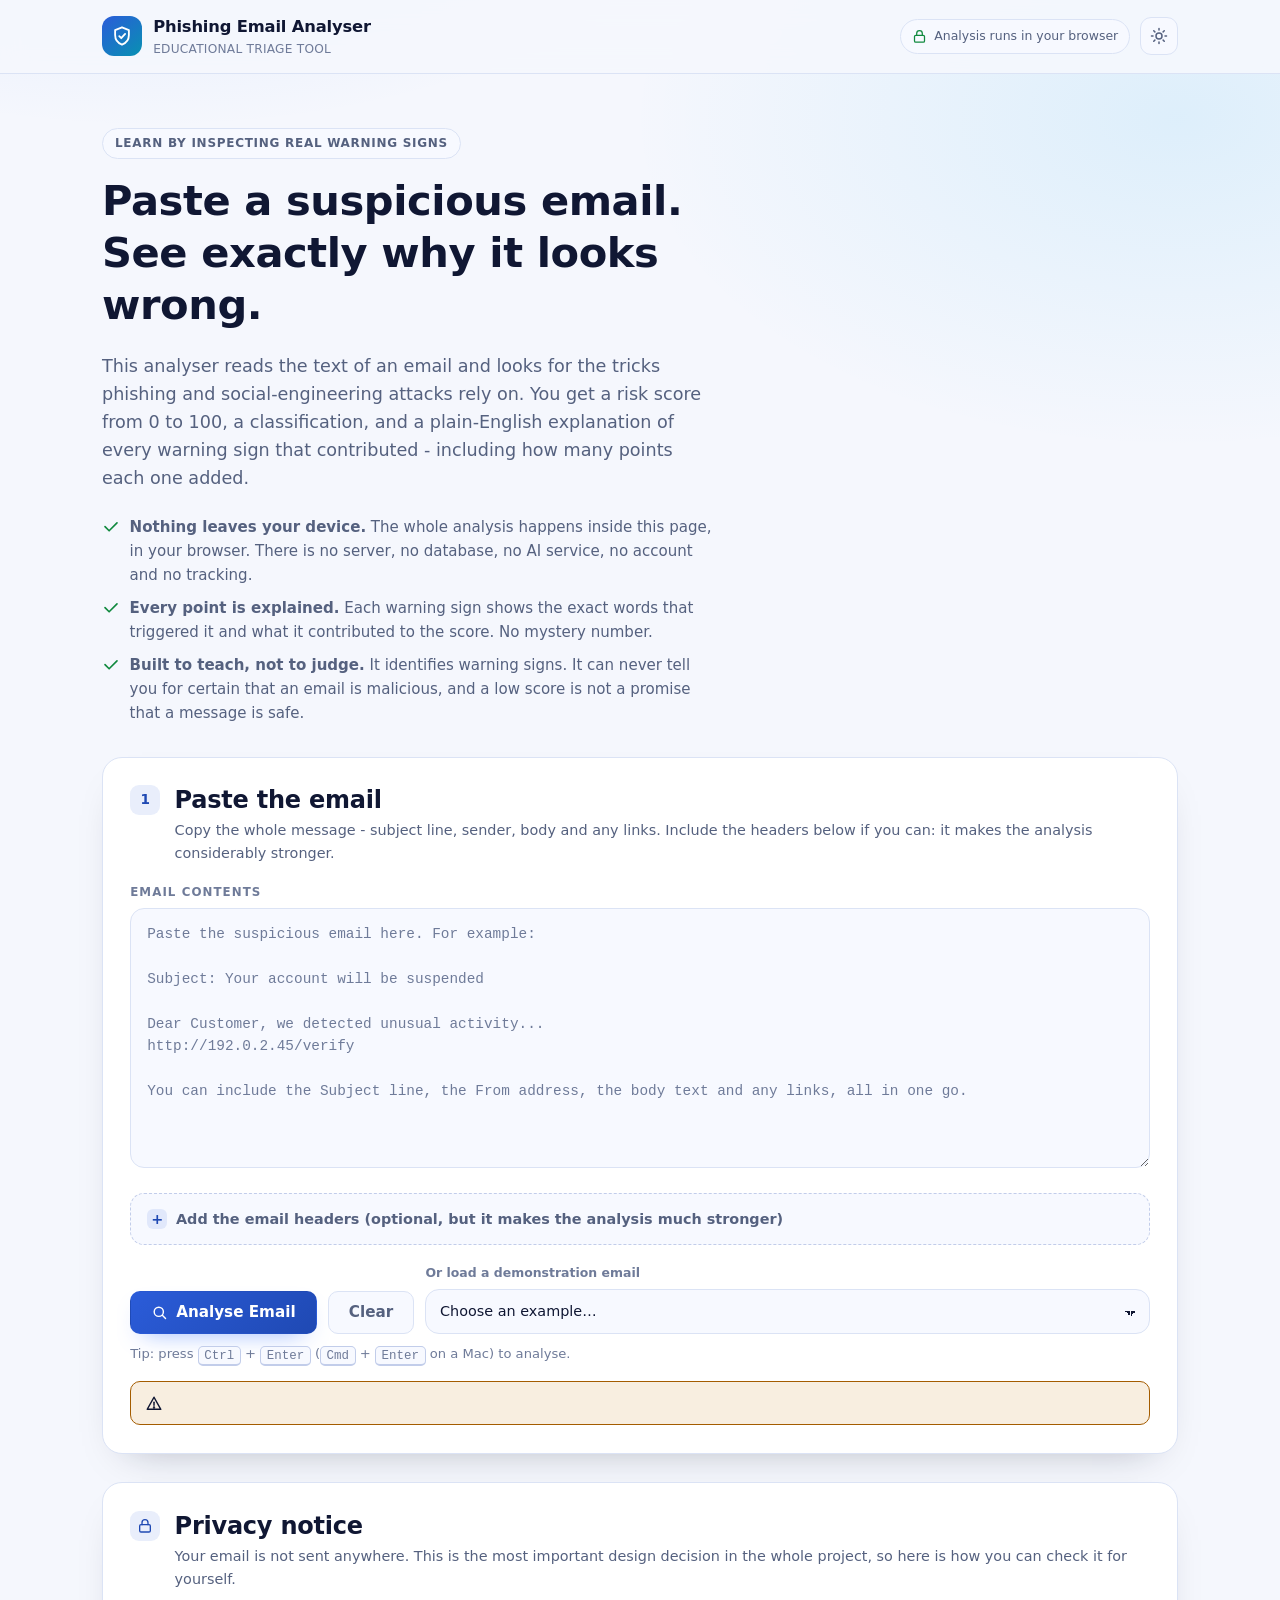
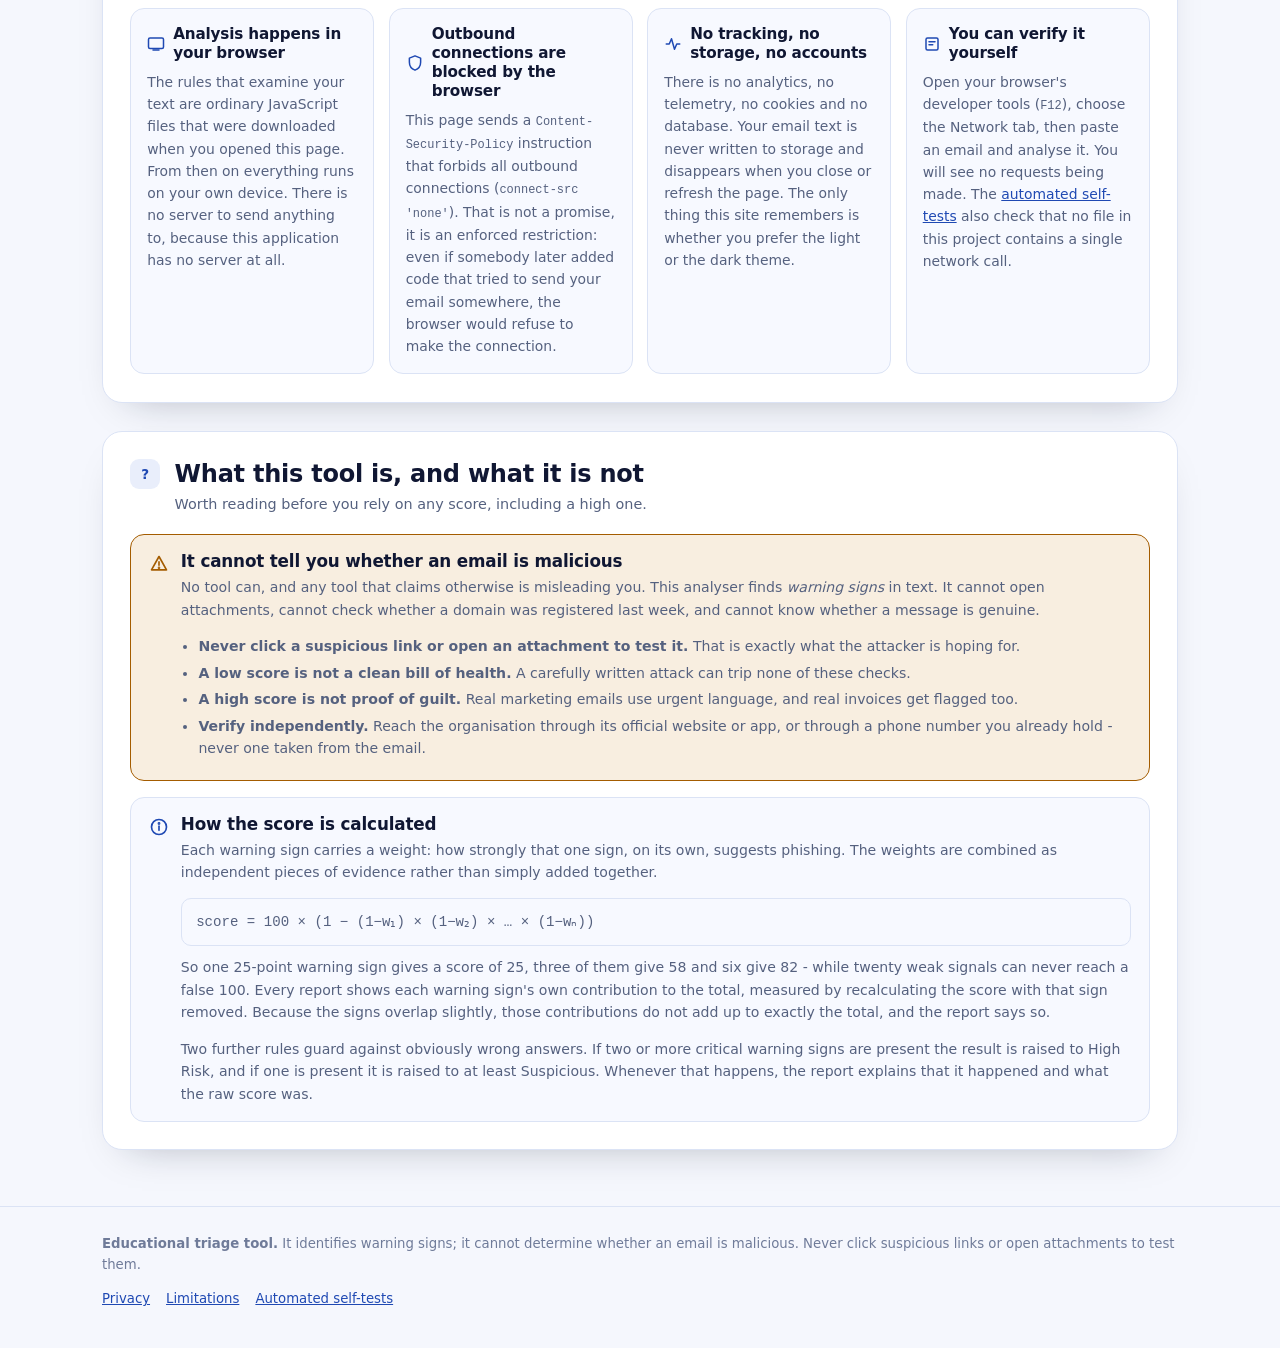
<file: index.html>
<!DOCTYPE html>
<html lang="en" data-theme="dark">
<head>
<meta charset="utf-8">
<meta name="viewport" content="width=device-width, initial-scale=1">

<title>Phishing Email Analyser - educational triage tool</title>
<meta name="description" content="Paste a suspicious email and see every phishing warning sign explained, with a transparent 0-100 risk score. Everything is analysed inside your own browser; nothing is uploaded anywhere.">
<meta name="referrer" content="no-referrer">
<meta name="color-scheme" content="dark light">

<!--
  PRIVACY, ENFORCED BY THE BROWSER ITSELF
  ---------------------------------------
  This policy is not decoration: the browser enforces it. "connect-src 'none'"
  makes it impossible for any script on this page to open a network connection -
  no fetch, no XMLHttpRequest, no WebSocket, no analytics beacon. "form-action
  'none'" stops anything being posted anywhere. "base-uri 'none'" stops a
  pasted <base> tag from redirecting the page's own requests.

  Note what is deliberately NOT set here: script-src and default-src. Setting
  those to 'self' would break the page when it is opened directly from a file
  on a computer (file:// addresses count as an opaque origin), and being able
  to double-click index.html is useful. The scripts themselves are plain local
  files, and the automated tests check that no shipped file contains a network
  call of any kind.
-->
<meta http-equiv="Content-Security-Policy" content="connect-src 'none'; form-action 'none'; base-uri 'none'; object-src 'none'">

<link rel="icon" href="favicon.svg" type="image/svg+xml">
<link rel="stylesheet" href="css/style.css">
</head>
<body>

<a class="skip-link" href="#email-body">Skip to the email box</a>

<header class="site-header">
  <div class="wrap header-inner">
    <div class="brand">
      <span class="brand-mark" aria-hidden="true">
        <svg viewBox="0 0 24 24" fill="none" stroke="currentColor" stroke-width="2" stroke-linecap="round" stroke-linejoin="round">
          <path d="M12 2.5 4.5 5.5v5.5c0 4.8 3.2 8.9 7.5 10.5 4.3-1.6 7.5-5.7 7.5-10.5V5.5z"/>
          <path d="M9 12.2l2.2 2.2 4.2-4.6"/>
        </svg>
      </span>
      <span class="brand-text">
        <strong>Phishing Email Analyser</strong>
        <small>Educational triage tool</small>
      </span>
    </div>

    <div class="header-actions">
      <span class="privacy-chip">
        <svg viewBox="0 0 24 24" fill="none" stroke="currentColor" stroke-width="2" stroke-linecap="round" stroke-linejoin="round" aria-hidden="true">
          <rect x="4" y="10" width="16" height="11" rx="2"/>
          <path d="M7.5 10V7a4.5 4.5 0 0 1 9 0v3"/>
        </svg>
        <span class="privacy-chip-text">Analysis runs in your browser</span>
        <span class="visually-hidden">Nothing you paste is uploaded anywhere.</span>
      </span>
      <button type="button" id="theme-toggle" class="icon-button" aria-pressed="false" aria-label="Switch to light theme">
        <svg id="theme-icon" viewBox="0 0 24 24" fill="none" stroke="currentColor" stroke-width="2" stroke-linecap="round" stroke-linejoin="round" aria-hidden="true">
          <path d="M20 14.5A8.5 8.5 0 0 1 9.5 4a8.5 8.5 0 1 0 10.5 10.5z"/>
        </svg>
      </button>
    </div>
  </div>
</header>

<main class="wrap" id="main">

  <section class="hero">
    <span class="eyebrow">Learn by inspecting real warning signs</span>
    <h1>Paste a suspicious email. See exactly why it looks wrong.</h1>
    <p class="hero-lede">
      This analyser reads the text of an email and looks for the tricks phishing and
      social-engineering attacks rely on. You get a risk score from 0 to 100, a
      classification, and a plain-English explanation of every warning sign that
      contributed - including how many points each one added.
    </p>
    <ul class="hero-points">
      <li>
        <svg viewBox="0 0 24 24" fill="none" stroke="currentColor" stroke-width="2.2" stroke-linecap="round" stroke-linejoin="round" aria-hidden="true"><path d="M20 6.5 9.5 17 4 11.5"/></svg>
        <span><strong>Nothing leaves your device.</strong> The whole analysis happens inside this page, in your browser. There is no server, no database, no AI service, no account and no tracking.</span>
      </li>
      <li>
        <svg viewBox="0 0 24 24" fill="none" stroke="currentColor" stroke-width="2.2" stroke-linecap="round" stroke-linejoin="round" aria-hidden="true"><path d="M20 6.5 9.5 17 4 11.5"/></svg>
        <span><strong>Every point is explained.</strong> Each warning sign shows the exact words that triggered it and what it contributed to the score. No mystery number.</span>
      </li>
      <li>
        <svg viewBox="0 0 24 24" fill="none" stroke="currentColor" stroke-width="2.2" stroke-linecap="round" stroke-linejoin="round" aria-hidden="true"><path d="M20 6.5 9.5 17 4 11.5"/></svg>
        <span><strong>Built to teach, not to judge.</strong> It identifies warning signs. It can never tell you for certain that an email is malicious, and a low score is not a promise that a message is safe.</span>
      </li>
    </ul>
  </section>

  <section class="panel panel-input" id="input" aria-labelledby="input-heading">
    <div class="panel-head">
      <span class="step-badge" aria-hidden="true">1</span>
      <div>
        <h2 id="input-heading">Paste the email</h2>
        <p>Copy the whole message - subject line, sender, body and any links. Include the headers below if you can: it makes the analysis considerably stronger.</p>
      </div>
    </div>

    <div class="field">
      <label class="section-label" for="email-body">Email contents</label>
      <textarea id="email-body" spellcheck="false" autocomplete="off" placeholder="Paste the suspicious email here. For example:

Subject: Your account will be suspended

Dear Customer, we detected unusual activity...
http://192.0.2.45/verify

You can include the Subject line, the From address, the body text and any links, all in one go."></textarea>
    </div>

    <details class="headers-block" id="headers-block">
      <summary>Add the email headers (optional, but it makes the analysis much stronger)</summary>
      <div class="headers-body">
        <label class="section-label" for="email-headers">Full message headers</label>
        <textarea id="email-headers" spellcheck="false" autocomplete="off" placeholder="From: &quot;Example Bank&quot; &lt;alerts@example-bank.test&gt;
Reply-To: someone@else.example
Return-Path: &lt;bounce@mailer.example&gt;
Authentication-Results: mx.example.com; spf=fail; dkim=fail; dmarc=fail"></textarea>
        <div class="headers-help">
          <strong>Where to find them.</strong> Headers are the technical part of an email, and they are where the SPF, DKIM and DMARC results live.
          <ul>
            <li><strong>Gmail:</strong> open the message, click the three-dot menu, choose <em>Show original</em>, then copy everything.</li>
            <li><strong>Outlook / Microsoft 365:</strong> open the message, use <em>More actions</em> or <em>File</em>, then <em>View message source</em> or <em>Message details</em>.</li>
            <li><strong>Apple Mail:</strong> select the message, then <em>View &gt; Message &gt; Raw Source</em>.</li>
            <li><strong>Thunderbird:</strong> select the message, then <em>More &gt; View Source</em>.</li>
          </ul>
          <p style="margin:0.6rem 0 0">If the headers are pasted somewhere else, the tool will simply say the authentication checks were not available - it never guesses a result.</p>
        </div>
      </div>
    </details>

    <div class="controls">
      <button type="button" id="analyse-button" class="button primary">
        <svg viewBox="0 0 24 24" fill="none" stroke="currentColor" stroke-width="2" stroke-linecap="round" stroke-linejoin="round" aria-hidden="true"><circle cx="11" cy="11" r="6.5"/><path d="M16 16l4.5 4.5"/></svg>
        Analyse Email
      </button>
      <button type="button" id="clear-button" class="button ghost">Clear</button>
      <div class="sample-picker">
        <label for="sample-select">Or load a demonstration email</label>
        <select id="sample-select">
          <option value="">Choose an example…</option>
        </select>
      </div>
    </div>

    <p class="hint">Tip: press <kbd>Ctrl</kbd> + <kbd>Enter</kbd> (<kbd>Cmd</kbd> + <kbd>Enter</kbd> on a Mac) to analyse.</p>
    <p class="input-error" id="input-error" role="alert" hidden>
      <svg viewBox="0 0 24 24" width="18" height="18" fill="none" stroke="currentColor" stroke-width="2" stroke-linecap="round" stroke-linejoin="round" aria-hidden="true" style="flex:0 0 18px;margin-top:0.15rem"><path d="M12 3l9 16H3z"/><path d="M12 9.5v4"/><circle cx="12" cy="16.6" r="0.6"/></svg>
      <span id="input-error-text"></span>
    </p>
  </section>

  <section class="results" id="results" aria-live="polite" aria-label="Analysis results"></section>

  <section class="panel" id="privacy" aria-labelledby="privacy-heading">
    <div class="panel-head">
      <span class="step-badge" aria-hidden="true">
        <svg viewBox="0 0 24 24" width="16" height="16" fill="none" stroke="currentColor" stroke-width="2" stroke-linecap="round" stroke-linejoin="round" aria-hidden="true"><rect x="4" y="10" width="16" height="11" rx="2"/><path d="M7.5 10V7a4.5 4.5 0 0 1 9 0v3"/></svg>
      </span>
      <div>
        <h2 id="privacy-heading">Privacy notice</h2>
        <p>Your email is not sent anywhere. This is the most important design decision in the whole project, so here is how you can check it for yourself.</p>
      </div>
    </div>

    <div class="trust-grid">
      <div class="trust-item">
        <h3>
          <svg viewBox="0 0 24 24" fill="none" stroke="currentColor" stroke-width="2" stroke-linecap="round" stroke-linejoin="round" aria-hidden="true"><rect x="2" y="4" width="20" height="14" rx="2"/><path d="M8 20h8"/></svg>
          Analysis happens in your browser
        </h3>
        <p>The rules that examine your text are ordinary JavaScript files that were downloaded when you opened this page. From then on everything runs on your own device. There is no server to send anything to, because this application has no server at all.</p>
      </div>
      <div class="trust-item">
        <h3>
          <svg viewBox="0 0 24 24" fill="none" stroke="currentColor" stroke-width="2" stroke-linecap="round" stroke-linejoin="round" aria-hidden="true"><path d="M12 2.5 4.5 5.5v5.5c0 4.8 3.2 8.9 7.5 10.5 4.3-1.6 7.5-5.7 7.5-10.5V5.5z"/></svg>
          Outbound connections are blocked by the browser
        </h3>
        <p>This page sends a <code>Content-Security-Policy</code> instruction that forbids all outbound connections (<code>connect-src 'none'</code>). That is not a promise, it is an enforced restriction: even if somebody later added code that tried to send your email somewhere, the browser would refuse to make the connection.</p>
      </div>
      <div class="trust-item">
        <h3>
          <svg viewBox="0 0 24 24" fill="none" stroke="currentColor" stroke-width="2" stroke-linecap="round" stroke-linejoin="round" aria-hidden="true"><path d="M3 12h4l3-7 4 14 3-7h4"/></svg>
          No tracking, no storage, no accounts
        </h3>
        <p>There is no analytics, no telemetry, no cookies and no database. Your email text is never written to storage and disappears when you close or refresh the page. The only thing this site remembers is whether you prefer the light or the dark theme.</p>
      </div>
      <div class="trust-item">
        <h3>
          <svg viewBox="0 0 24 24" fill="none" stroke="currentColor" stroke-width="2" stroke-linecap="round" stroke-linejoin="round" aria-hidden="true"><rect x="4" y="4" width="16" height="16" rx="2"/><path d="M8 9h8M8 13h5"/></svg>
          You can verify it yourself
        </h3>
        <p>Open your browser's developer tools (<kbd>F12</kbd>), choose the Network tab, then paste an email and analyse it. You will see no requests being made. The <a href="tests/self-test.html">automated self-tests</a> also check that no file in this project contains a single network call.</p>
      </div>
    </div>
  </section>

  <section class="panel" id="about" aria-labelledby="about-heading">
    <div class="panel-head">
      <span class="step-badge" aria-hidden="true">?</span>
      <div>
        <h2 id="about-heading">What this tool is, and what it is not</h2>
        <p>Worth reading before you rely on any score, including a high one.</p>
      </div>
    </div>

    <div class="notice is-warning">
      <svg viewBox="0 0 24 24" fill="none" stroke="currentColor" stroke-width="2" stroke-linecap="round" stroke-linejoin="round" aria-hidden="true"><path d="M12 3l9 16H3z"/><path d="M12 9.5v4"/><circle cx="12" cy="16.6" r="0.6"/></svg>
      <div>
        <h3>It cannot tell you whether an email is malicious</h3>
        <p>No tool can, and any tool that claims otherwise is misleading you. This analyser finds <em>warning signs</em> in text. It cannot open attachments, cannot check whether a domain was registered last week, and cannot know whether a message is genuine.</p>
        <ul>
          <li><strong>Never click a suspicious link or open an attachment to test it.</strong> That is exactly what the attacker is hoping for.</li>
          <li><strong>A low score is not a clean bill of health.</strong> A carefully written attack can trip none of these checks.</li>
          <li><strong>A high score is not proof of guilt.</strong> Real marketing emails use urgent language, and real invoices get flagged too.</li>
          <li><strong>Verify independently.</strong> Reach the organisation through its official website or app, or through a phone number you already hold - never one taken from the email.</li>
        </ul>
      </div>
    </div>

    <div class="notice" style="margin-top:1rem">
      <svg viewBox="0 0 24 24" fill="none" stroke="currentColor" stroke-width="2" stroke-linecap="round" stroke-linejoin="round" aria-hidden="true"><circle cx="12" cy="12" r="9"/><path d="M12 11v5"/><circle cx="12" cy="7.8" r="0.7"/></svg>
      <div>
        <h3>How the score is calculated</h3>
        <p>Each warning sign carries a weight: how strongly that one sign, on its own, suggests phishing. The weights are combined as independent pieces of evidence rather than simply added together.</p>
        <p class="formula" style="margin-top:0.6rem">score = 100 × (1 − (1−w₁) × (1−w₂) × … × (1−wₙ))</p>
        <p style="margin-top:0.6rem">So one 25-point warning sign gives a score of 25, three of them give 58 and six give 82 - while twenty weak signals can never reach a false 100. Every report shows each warning sign's own contribution to the total, measured by recalculating the score with that sign removed. Because the signs overlap slightly, those contributions do not add up to exactly the total, and the report says so.</p>
        <p style="margin-top:0.6rem">Two further rules guard against obviously wrong answers. If two or more critical warning signs are present the result is raised to High Risk, and if one is present it is raised to at least Suspicious. Whenever that happens, the report explains that it happened and what the raw score was.</p>
      </div>
    </div>
  </section>




</main>

<footer class="site-footer">
  <div class="wrap footer-inner">
    <p style="margin:0">
      <strong>Educational triage tool.</strong> It identifies warning signs; it cannot determine whether an email is malicious.
      Never click suspicious links or open attachments to test them.
    </p>
    <div class="footer-links">
      <a href="#privacy">Privacy</a>
      <a href="#about">Limitations</a>
      <a href="tests/self-test.html">Automated self-tests</a>
    </div>
  </div>
</footer>

<!-- Plain local scripts, loaded in dependency order. No modules, no bundler,
     no package manager: this is the whole application. -->
<script src="js/patterns.js"></script>
<script src="js/analyzer.js"></script>
<script src="js/samples.js"></script>
<script src="js/app.js"></script>

</body>
</html>
</file>
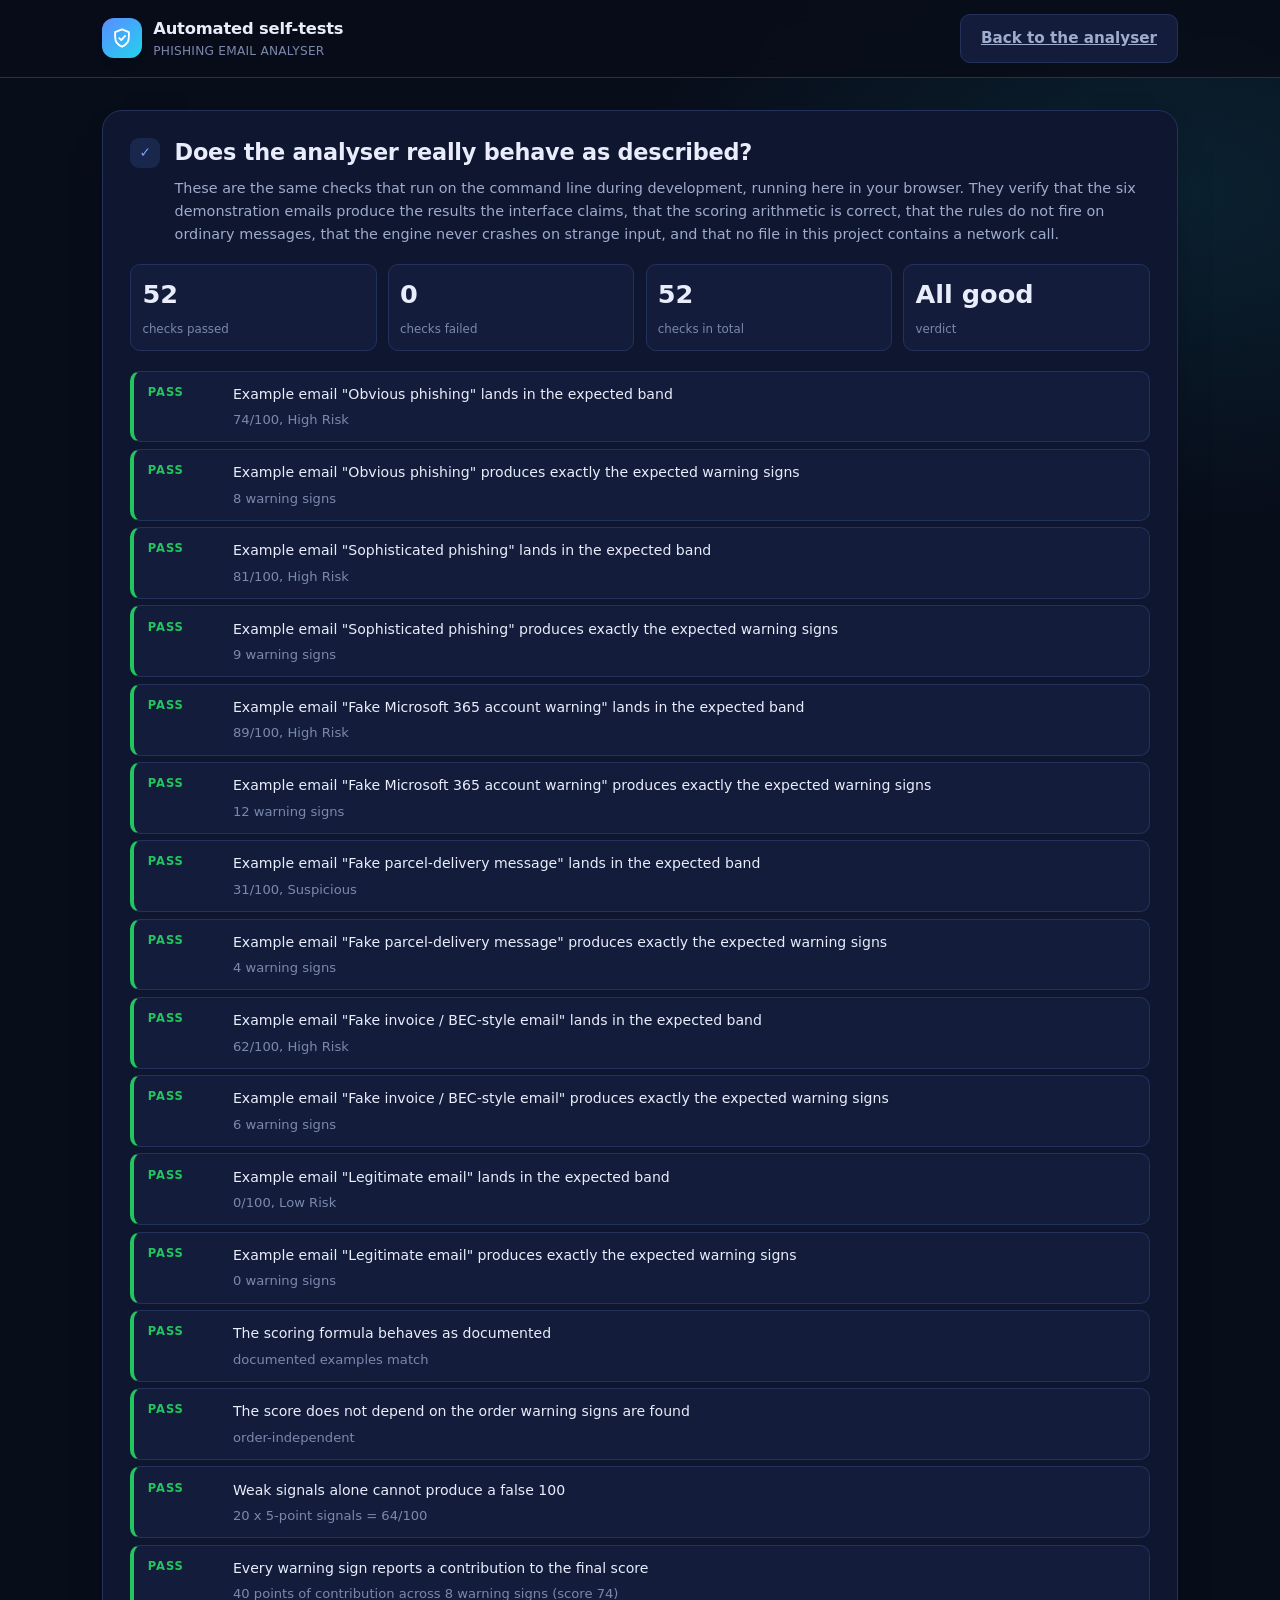
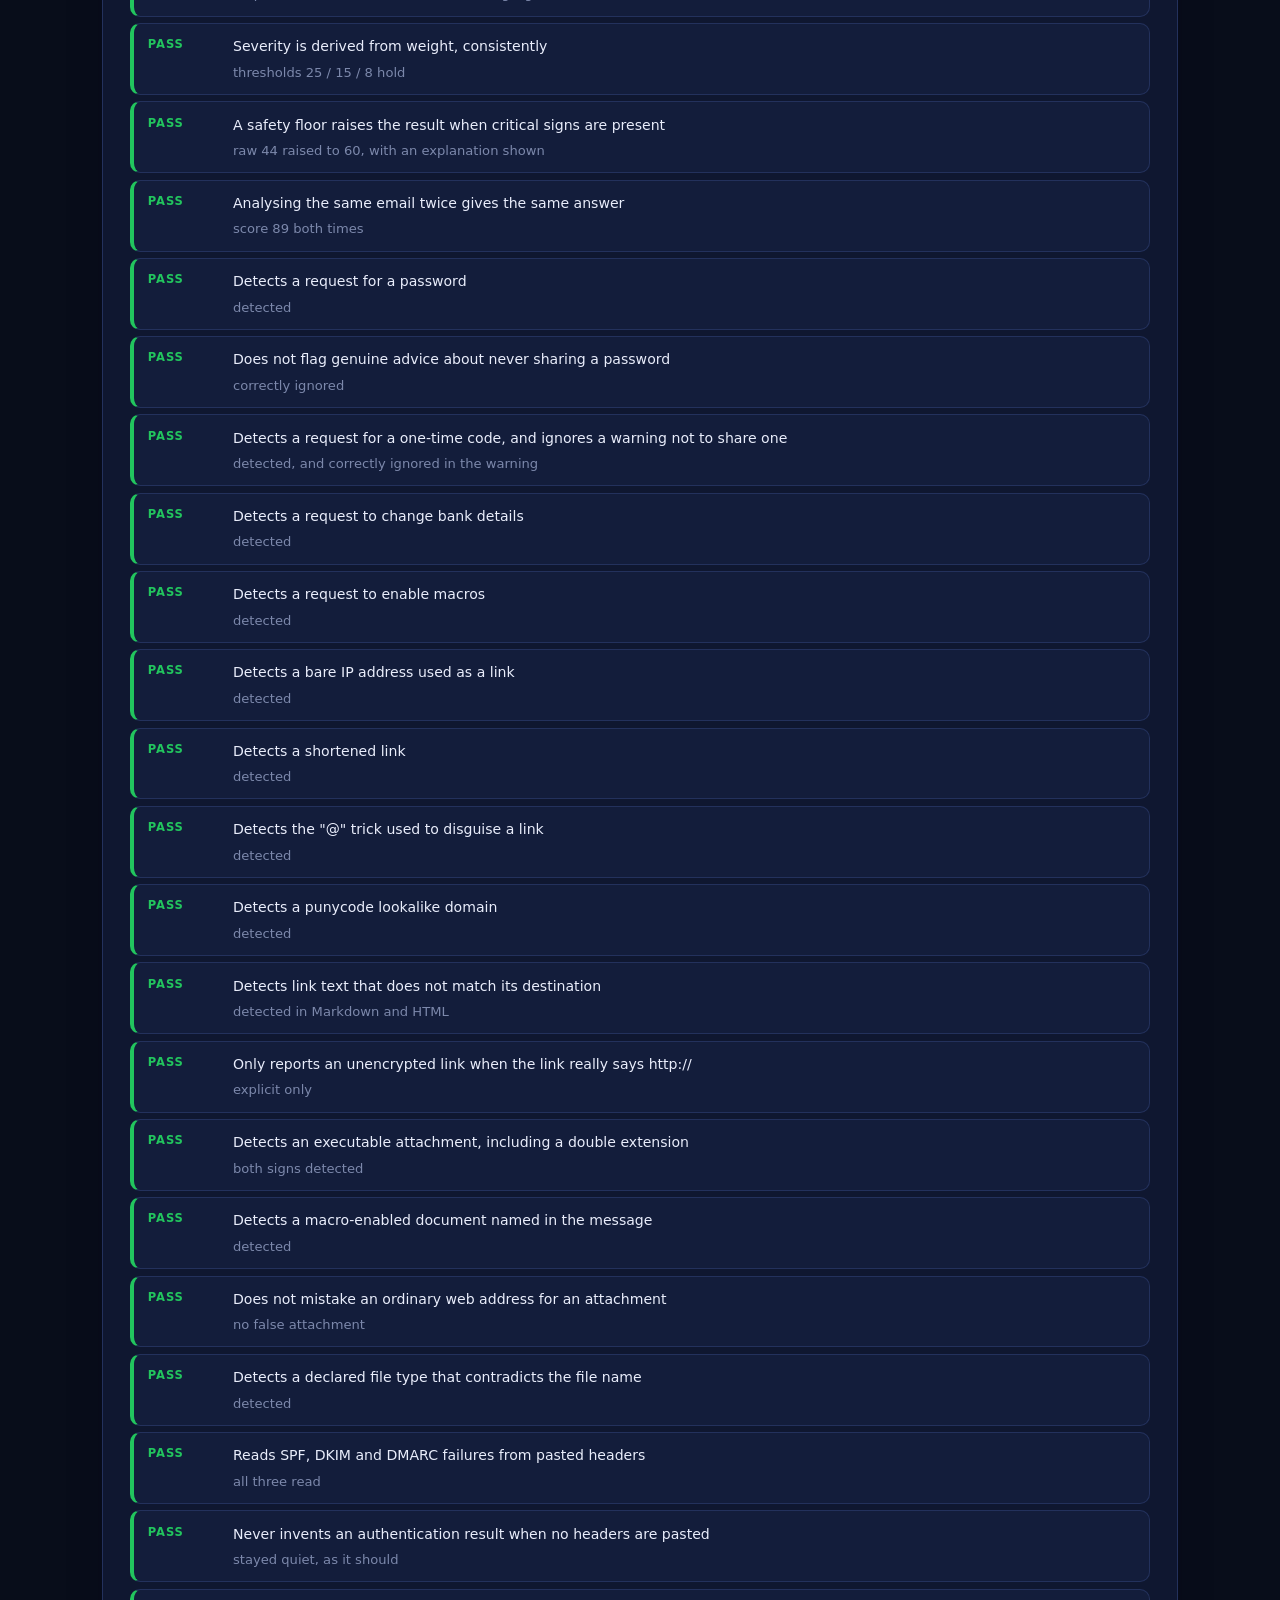
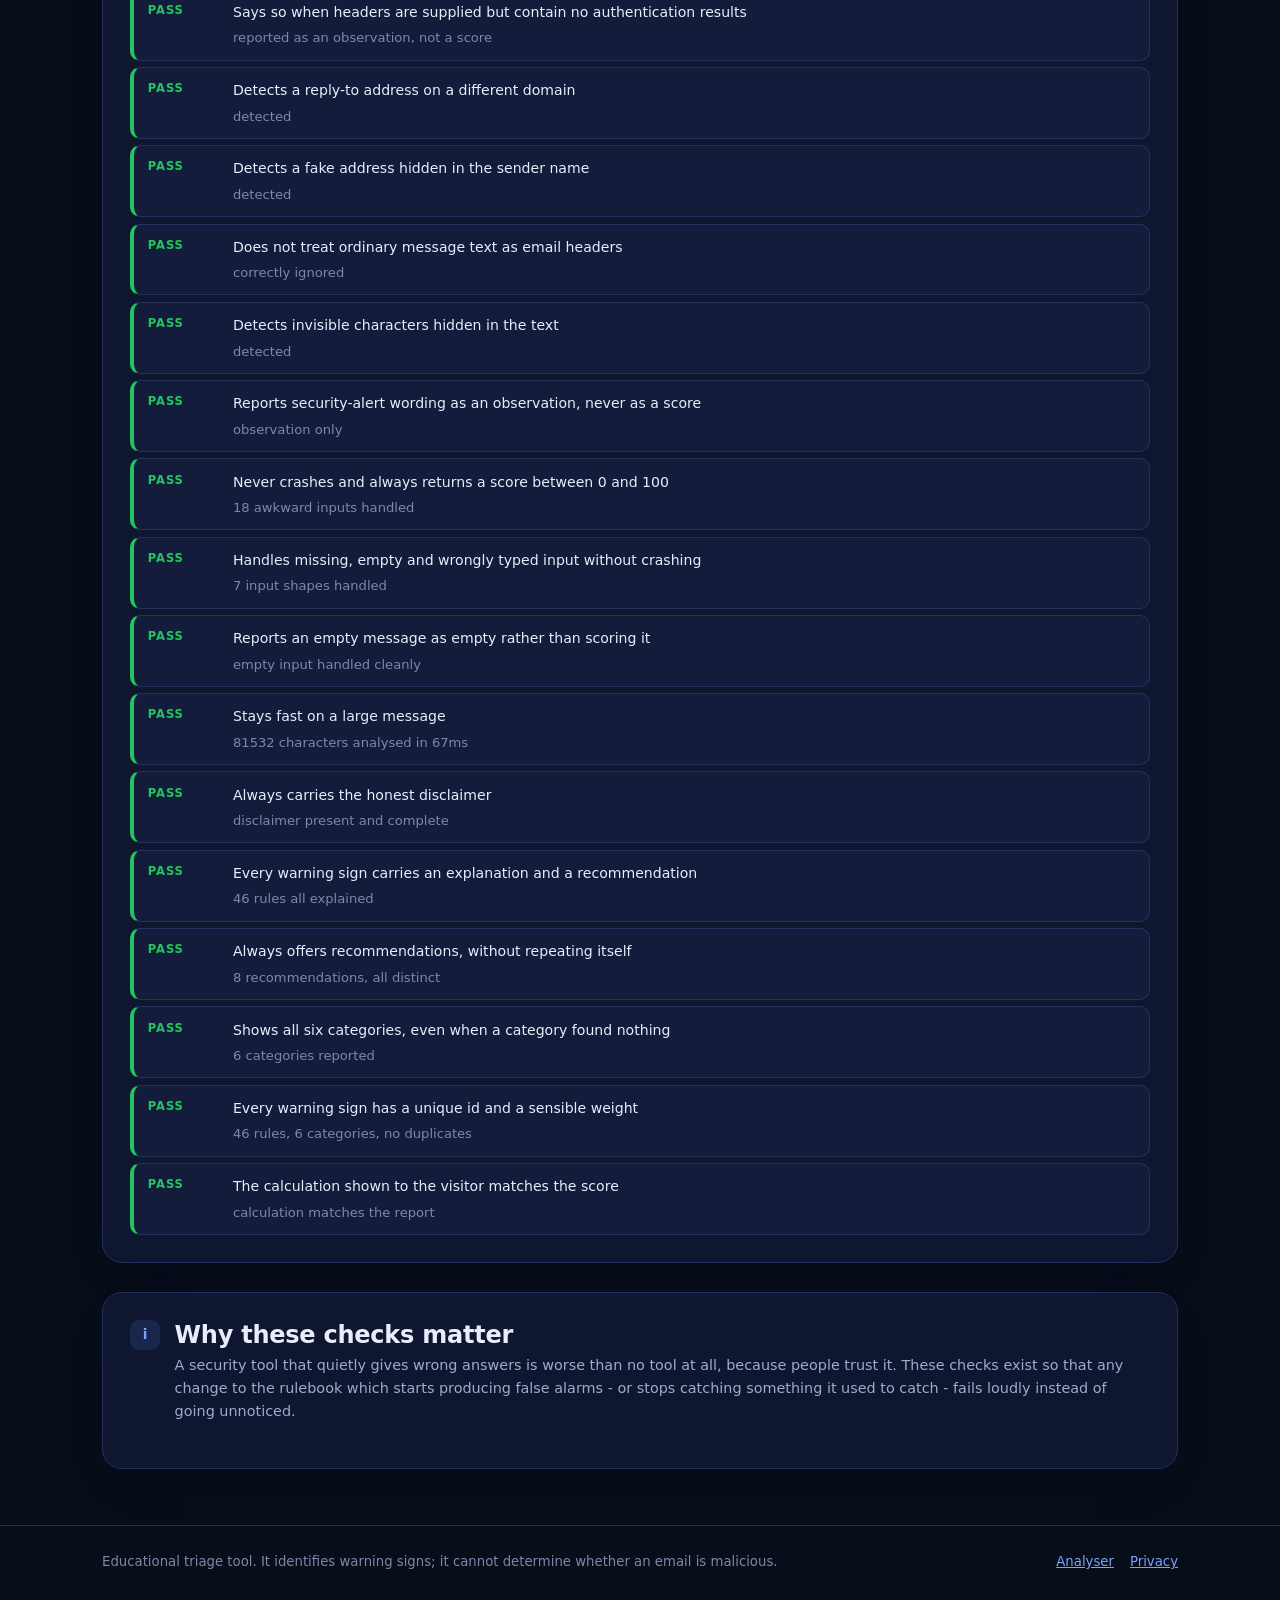
<file: tests/self-test.html>
<!DOCTYPE html>
<html lang="en" data-theme="dark">
<head>
<meta charset="utf-8">
<meta name="viewport" content="width=device-width, initial-scale=1">
<title>Automated self-tests - Phishing Email Analyser</title>
<meta name="referrer" content="no-referrer">
<meta http-equiv="Content-Security-Policy" content="connect-src 'none'; form-action 'none'; base-uri 'none'; object-src 'none'">
<link rel="icon" href="../favicon.svg" type="image/svg+xml">
<link rel="stylesheet" href="../css/style.css">
<style>
  .test-summary {
    display: grid;
    grid-template-columns: repeat(auto-fit, minmax(150px, 1fr));
    gap: 0.7rem;
    margin-bottom: 1.2rem;
  }

  .test-summary .stat b {
    font-size: 1.6rem;
  }

  .test-list {
    display: grid;
    gap: 0.4rem;
    margin: 0;
    padding: 0;
    list-style: none;
  }

  .test-item {
    display: grid;
    grid-template-columns: 74px minmax(0, 1fr);
    gap: 0.7rem;
    align-items: start;
    padding: 0.7rem 0.85rem;
    border: 1px solid var(--line);
    border-left-width: 4px;
    border-radius: var(--radius-sm);
    background: var(--surface-2);
    font-size: 0.88rem;
  }

  .test-item.pass { border-left-color: var(--low); }
  .test-item.fail { border-left-color: var(--critical); }

  .test-verdict {
    font-size: 0.72rem;
    font-weight: 700;
    letter-spacing: 0.08em;
    text-transform: uppercase;
  }

  .test-item.pass .test-verdict { color: var(--low); }
  .test-item.fail .test-verdict { color: var(--critical); }

  .test-detail {
    display: block;
    margin-top: 0.25rem;
    color: var(--text-faint);
    font-size: 0.82rem;
  }

  .test-item.fail .test-detail {
    color: var(--critical);
    font-family: var(--mono);
  }
</style>
</head>
<body>

<a class="skip-link" href="#results">Skip to the results</a>

<header class="site-header">
  <div class="wrap header-inner">
    <div class="brand">
      <span class="brand-mark" aria-hidden="true">
        <svg viewBox="0 0 24 24" fill="none" stroke="currentColor" stroke-width="2" stroke-linecap="round" stroke-linejoin="round">
          <path d="M12 2.5 4.5 5.5v5.5c0 4.8 3.2 8.9 7.5 10.5 4.3-1.6 7.5-5.7 7.5-10.5V5.5z"/>
          <path d="M9 12.2l2.2 2.2 4.2-4.6"/>
        </svg>
      </span>
      <span class="brand-text">
        <strong>Automated self-tests</strong>
        <small>Phishing Email Analyser</small>
      </span>
    </div>
    <div class="header-actions">
      <a class="button ghost" href="../index.html">Back to the analyser</a>
    </div>
  </div>
</header>

<main class="wrap" id="main" style="padding-top:2rem">
  <section class="panel">
    <div class="panel-head">
      <span class="step-badge" aria-hidden="true">&#10003;</span>
      <div>
        <h1 style="font-size:1.4rem">Does the analyser really behave as described?</h1>
        <p>
          These are the same checks that run on the command line during development, running here in your
          browser. They verify that the six demonstration emails produce the results the interface claims,
          that the scoring arithmetic is correct, that the rules do not fire on ordinary messages, that the
          engine never crashes on strange input, and that no file in this project contains a network call.
        </p>
      </div>
    </div>
    <div class="test-summary" id="summary"></div>
    <ul class="test-list" id="results"></ul>
  </section>

  <section class="panel">
    <div class="panel-head">
      <span class="step-badge" aria-hidden="true">i</span>
      <div>
        <h2>Why these checks matter</h2>
        <p>
          A security tool that quietly gives wrong answers is worse than no tool at all, because people
          trust it. These checks exist so that any change to the rulebook which starts producing false
          alarms - or stops catching something it used to catch - fails loudly instead of going unnoticed.
        </p>
      </div>
    </div>
  </section>
</main>

<footer class="site-footer">
  <div class="wrap footer-inner">
    <p style="margin:0">Educational triage tool. It identifies warning signs; it cannot determine whether an email is malicious.</p>
    <div class="footer-links">
      <a href="../index.html">Analyser</a>
      <a href="../index.html#privacy">Privacy</a>
    </div>
  </div>
</footer>

<script src="../js/patterns.js"></script>
<script src="../js/analyzer.js"></script>
<script src="../js/samples.js"></script>
<script src="test-cases.js"></script>
<script src="run-in-browser.js"></script>

</body>
</html>
</file>
<file: css/style.css>
/* =========================================================================
   Phishing Email Analyser - css/style.css
   -------------------------------------------------------------------------
   All of the styling for the application, in one file, with no external
   fonts and no external anything. The colours are defined once as variables
   at the top so the whole look can be changed in one place, and so the light
   and dark themes stay in step with each other.
   ========================================================================= */

/* -------------------------------------------------------------------------
   1. Colour and shape tokens
   ---------------------------------------------------------------------- */

:root {
  color-scheme: dark;

  --bg: #080d1a;
  --bg-glow-1: rgba(59, 130, 246, 0.18);
  --bg-glow-2: rgba(34, 211, 238, 0.10);
  --surface: #0f1730;
  --surface-2: #131d3b;
  --surface-3: #1a2549;
  --line: #23315c;
  --line-strong: #33436f;

  --text: #e9edfb;
  --text-muted: #9fabcd;
  --text-faint: #7c88ab;

  --accent: #5b8cff;
  --accent-strong: #7ba2ff;
  --accent-soft: rgba(91, 140, 255, 0.14);
  --cyan: #22d3ee;

  --low: #22c55e;
  --low-soft: rgba(34, 197, 94, 0.14);
  --medium: #f5a524;
  --medium-soft: rgba(245, 165, 36, 0.14);
  --high: #f4525f;
  --high-soft: rgba(244, 82, 95, 0.14);
  --critical: #ff3d71;
  --critical-soft: rgba(255, 61, 113, 0.16);

  --radius-lg: 20px;
  --radius: 14px;
  --radius-sm: 10px;
  --shadow: 0 18px 40px -24px rgba(2, 6, 23, 0.9);
  --shadow-soft: 0 10px 24px -18px rgba(2, 6, 23, 0.8);

  --font: system-ui, -apple-system, "Segoe UI", Roboto, "Helvetica Neue", Arial, sans-serif;
  --mono: ui-monospace, SFMono-Regular, "SF Mono", Menlo, Consolas, "Liberation Mono", monospace;

  --wrap: 1140px;
  --focus: 0 0 0 3px rgba(91, 140, 255, 0.45);
}

[data-theme="light"] {
  color-scheme: light;

  --bg: #f5f7fd;
  --bg-glow-1: rgba(59, 130, 246, 0.16);
  --bg-glow-2: rgba(14, 165, 233, 0.10);
  --surface: #ffffff;
  --surface-2: #f7f9ff;
  --surface-3: #eef2fd;
  --line: #dbe3f5;
  --line-strong: #c2cdea;

  --text: #101733;
  --text-muted: #55617f;
  --text-faint: #6f7b99;

  --accent: #2b5cd9;
  --accent-strong: #1f49b3;
  --accent-soft: rgba(43, 92, 217, 0.10);
  --cyan: #0891b2;

  --low: #10893e;
  --low-soft: rgba(16, 137, 62, 0.10);
  --medium: #a45c00;
  --medium-soft: rgba(196, 116, 0, 0.12);
  --high: #c2283c;
  --high-soft: rgba(194, 40, 60, 0.10);
  --critical: #b01146;
  --critical-soft: rgba(176, 17, 70, 0.10);

  --shadow: 0 18px 40px -26px rgba(15, 23, 42, 0.35);
  --shadow-soft: 0 10px 24px -20px rgba(15, 23, 42, 0.3);
}

/* -------------------------------------------------------------------------
   2. Base
   ---------------------------------------------------------------------- */

*,
*::before,
*::after {
  box-sizing: border-box;
}

html {
  -webkit-text-size-adjust: 100%;
  scroll-behavior: smooth;
}

body {
  margin: 0;
  min-height: 100vh;
  font-family: var(--font);
  font-size: 16px;
  line-height: 1.6;
  color: var(--text);
  background-color: var(--bg);
  background-image:
    radial-gradient(900px 520px at 12% -8%, var(--bg-glow-1), transparent 70%),
    radial-gradient(760px 460px at 92% 4%, var(--bg-glow-2), transparent 72%);
  background-repeat: no-repeat;
  -webkit-font-smoothing: antialiased;
}

h1, h2, h3, h4 {
  margin: 0 0 0.5em;
  line-height: 1.25;
  letter-spacing: -0.01em;
}

h1 { font-size: clamp(1.7rem, 4vw, 2.6rem); }
h2 { font-size: clamp(1.2rem, 2.4vw, 1.5rem); }
h3 { font-size: 1.05rem; }

p { margin: 0 0 1em; }
p:last-child { margin-bottom: 0; }

a { color: var(--accent-strong); }

strong { font-weight: 650; }

code, kbd, samp, pre {
  font-family: var(--mono);
  font-size: 0.86em;
}

:focus-visible {
  outline: none;
  box-shadow: var(--focus);
  border-radius: 6px;
}

.wrap {
  width: 100%;
  max-width: var(--wrap);
  margin: 0 auto;
  padding: 0 clamp(1rem, 4vw, 2rem);
}

.skip-link {
  position: absolute;
  left: -9999px;
  top: 0;
  z-index: 50;
  padding: 0.75rem 1rem;
  background: var(--accent);
  color: #fff;
  border-radius: 0 0 var(--radius-sm) 0;
  text-decoration: none;
}

.skip-link:focus {
  left: 0;
}

.visually-hidden {
  position: absolute;
  width: 1px;
  height: 1px;
  padding: 0;
  margin: -1px;
  overflow: hidden;
  clip: rect(0 0 0 0);
  white-space: nowrap;
  border: 0;
}

/* -------------------------------------------------------------------------
   3. Header
   ---------------------------------------------------------------------- */

.site-header {
  position: sticky;
  top: 0;
  z-index: 20;
  background: color-mix(in srgb, var(--bg) 88%, transparent);
  backdrop-filter: blur(12px);
  border-bottom: 1px solid var(--line);
}

.header-inner {
  display: flex;
  align-items: center;
  justify-content: space-between;
  gap: 1rem;
  padding-top: 0.85rem;
  padding-bottom: 0.85rem;
}

.brand {
  display: flex;
  align-items: center;
  gap: 0.7rem;
  min-width: 0;
}

.brand-mark {
  display: grid;
  place-items: center;
  width: 40px;
  height: 40px;
  flex: 0 0 40px;
  border-radius: 12px;
  color: #fff;
  background: linear-gradient(140deg, var(--accent), var(--cyan));
  box-shadow: var(--shadow-soft);
}

.brand-mark svg {
  width: 22px;
  height: 22px;
}

.brand-text {
  display: flex;
  flex-direction: column;
  min-width: 0;
}

.brand-text strong {
  font-size: 1.02rem;
  letter-spacing: -0.01em;
  white-space: nowrap;
  overflow: hidden;
  text-overflow: ellipsis;
}

.brand-text small {
  color: var(--text-faint);
  font-size: 0.76rem;
  letter-spacing: 0.02em;
  text-transform: uppercase;
}

.header-actions {
  display: flex;
  align-items: center;
  gap: 0.6rem;
}

.privacy-chip {
  display: inline-flex;
  align-items: center;
  gap: 0.45rem;
  padding: 0.4rem 0.7rem;
  border: 1px solid var(--line);
  border-radius: 999px;
  background: var(--surface-2);
  color: var(--text-muted);
  font-size: 0.78rem;
  white-space: nowrap;
}

.privacy-chip svg {
  width: 15px;
  height: 15px;
  color: var(--low);
  flex: 0 0 15px;
}

.icon-button {
  display: grid;
  place-items: center;
  width: 38px;
  height: 38px;
  border: 1px solid var(--line);
  border-radius: 11px;
  background: var(--surface-2);
  color: var(--text-muted);
  cursor: pointer;
  transition: color 0.15s ease, border-color 0.15s ease, background 0.15s ease;
}

.icon-button:hover {
  color: var(--text);
  border-color: var(--line-strong);
  background: var(--surface-3);
}

.icon-button svg {
  width: 18px;
  height: 18px;
}

/* -------------------------------------------------------------------------
   4. Hero
   ---------------------------------------------------------------------- */

.hero {
  padding: clamp(2rem, 5vw, 3.4rem) 0 clamp(1.4rem, 3vw, 2rem);
  max-width: 60ch;
}

.eyebrow {
  display: inline-flex;
  align-items: center;
  gap: 0.5rem;
  margin-bottom: 1rem;
  padding: 0.3rem 0.75rem;
  border: 1px solid var(--line);
  border-radius: 999px;
  background: var(--surface-2);
  color: var(--text-muted);
  font-size: 0.75rem;
  font-weight: 600;
  letter-spacing: 0.06em;
  text-transform: uppercase;
}

.hero-lede {
  color: var(--text-muted);
  font-size: clamp(1rem, 1.6vw, 1.1rem);
}

.hero-points {
  display: grid;
  gap: 0.55rem;
  margin: 1.4rem 0 0;
  padding: 0;
  list-style: none;
}

.hero-points li {
  display: flex;
  align-items: flex-start;
  gap: 0.6rem;
  color: var(--text-muted);
  font-size: 0.94rem;
}

.hero-points svg {
  width: 18px;
  height: 18px;
  margin-top: 0.2rem;
  flex: 0 0 18px;
  color: var(--low);
}

/* -------------------------------------------------------------------------
   5. Panels
   ---------------------------------------------------------------------- */

.panel {
  position: relative;
  padding: clamp(1.1rem, 2.4vw, 1.7rem);
  border: 1px solid var(--line);
  border-radius: var(--radius-lg);
  background: var(--surface);
  box-shadow: var(--shadow);
}

.panel + .panel,
.panel + .results,
.results + .panel {
  margin-top: clamp(1.1rem, 2.5vw, 1.8rem);
}

.panel-head {
  display: flex;
  align-items: flex-start;
  gap: 0.9rem;
  margin-bottom: 1.1rem;
}

.panel-head h2,
.panel-head h3 {
  margin: 0 0 0.25rem;
}

.panel-head p {
  margin: 0;
  color: var(--text-muted);
  font-size: 0.9rem;
}

.step-badge {
  display: grid;
  place-items: center;
  width: 30px;
  height: 30px;
  flex: 0 0 30px;
  border-radius: 9px;
  background: var(--accent-soft);
  color: var(--accent-strong);
  font-size: 0.85rem;
  font-weight: 700;
}

.section-label {
  display: block;
  margin-bottom: 0.4rem;
  color: var(--text-faint);
  font-size: 0.74rem;
  font-weight: 700;
  letter-spacing: 0.09em;
  text-transform: uppercase;
}

/* -------------------------------------------------------------------------
   6. Form controls
   ---------------------------------------------------------------------- */

.field {
  margin-bottom: 1rem;
}

textarea,
select,
input[type="text"] {
  width: 100%;
  font-family: var(--mono);
  font-size: 0.9rem;
  line-height: 1.55;
  color: var(--text);
  background: var(--surface-2);
  border: 1px solid var(--line);
  border-radius: var(--radius);
  transition: border-color 0.15s ease, background 0.15s ease;
}

textarea {
  min-height: 260px;
  padding: 0.9rem 1rem;
  resize: vertical;
}

textarea::placeholder {
  color: var(--text-faint);
}

textarea:hover,
select:hover,
input[type="text"]:hover {
  border-color: var(--line-strong);
}

textarea:focus,
select:focus,
input[type="text"]:focus {
  outline: none;
  border-color: var(--accent);
  box-shadow: var(--focus);
  background: var(--surface-3);
}

select {
  appearance: none;
  padding: 0.65rem 2.2rem 0.65rem 0.85rem;
  font-family: var(--font);
  cursor: pointer;
  background-image: linear-gradient(45deg, transparent 50%, currentColor 50%), linear-gradient(135deg, currentColor 50%, transparent 50%);
  background-position: calc(100% - 1.15rem) 55%, calc(100% - 0.8rem) 55%;
  background-size: 5px 5px, 5px 5px;
  background-repeat: no-repeat;
}

.button {
  display: inline-flex;
  align-items: center;
  justify-content: center;
  gap: 0.5rem;
  padding: 0.72rem 1.25rem;
  border: 1px solid transparent;
  border-radius: var(--radius-sm);
  font-family: inherit;
  font-size: 0.95rem;
  font-weight: 600;
  cursor: pointer;
  transition: transform 0.1s ease, background 0.15s ease, border-color 0.15s ease, color 0.15s ease;
}

.button svg {
  width: 17px;
  height: 17px;
}

.button:active {
  transform: translateY(1px);
}

.button.primary {
  color: #fff;
  background: linear-gradient(135deg, var(--accent), var(--accent-strong));
  box-shadow: 0 10px 24px -14px rgba(91, 140, 255, 0.9);
}

.button.primary:hover {
  background: linear-gradient(135deg, var(--accent-strong), var(--accent));
}

.button.ghost {
  color: var(--text-muted);
  background: var(--surface-2);
  border-color: var(--line);
}

.button.ghost:hover {
  color: var(--text);
  border-color: var(--line-strong);
  background: var(--surface-3);
}

.button[disabled] {
  opacity: 0.5;
  cursor: not-allowed;
}

.controls {
  display: flex;
  flex-wrap: wrap;
  align-items: flex-end;
  gap: 0.7rem;
  margin-top: 1.1rem;
}

.sample-picker {
  flex: 1 1 260px;
  min-width: 220px;
}

.sample-picker label {
  display: block;
  margin-bottom: 0.35rem;
  color: var(--text-faint);
  font-size: 0.78rem;
  font-weight: 600;
}

.hint {
  margin: 0.6rem 0 0;
  color: var(--text-faint);
  font-size: 0.82rem;
}

.hint kbd {
  padding: 0.1rem 0.35rem;
  border: 1px solid var(--line-strong);
  border-bottom-width: 2px;
  border-radius: 5px;
  background: var(--surface-2);
  font-size: 0.78rem;
}

.input-error {
  display: flex;
  align-items: flex-start;
  gap: 0.5rem;
  margin-top: 0.9rem;
  padding: 0.7rem 0.85rem;
  border: 1px solid var(--medium);
  border-radius: var(--radius-sm);
  background: var(--medium-soft);
  color: var(--text);
  font-size: 0.88rem;
}

/* The optional headers box: collapsed by default, so it never gets in the way
   of someone who just wants to paste an email and press the button. */
.headers-block {
  margin-top: 1.1rem;
  border: 1px dashed var(--line-strong);
  border-radius: var(--radius);
  background: var(--surface-2);
}

.headers-block > summary {
  display: flex;
  align-items: center;
  gap: 0.55rem;
  padding: 0.85rem 1rem;
  cursor: pointer;
  font-size: 0.9rem;
  font-weight: 600;
  color: var(--text-muted);
  list-style: none;
}

.headers-block > summary::-webkit-details-marker {
  display: none;
}

.headers-block > summary::before {
  content: "+";
  display: grid;
  place-items: center;
  width: 20px;
  height: 20px;
  flex: 0 0 20px;
  border-radius: 6px;
  background: var(--accent-soft);
  color: var(--accent-strong);
  font-weight: 700;
  line-height: 1;
}

.headers-block[open] > summary::before {
  content: "\2212";
}

.headers-block[open] > summary {
  color: var(--text);
  border-bottom: 1px dashed var(--line-strong);
}

.headers-body {
  padding: 1rem;
}

.headers-body textarea {
  min-height: 170px;
  font-size: 0.82rem;
}

.headers-help {
  margin: 0.75rem 0 0;
  padding: 0.75rem 0.9rem;
  border-radius: var(--radius-sm);
  background: var(--surface-3);
  color: var(--text-muted);
  font-size: 0.83rem;
}

.headers-help ul {
  margin: 0.4rem 0 0;
  padding-left: 1.1rem;
}

.headers-help li {
  margin-bottom: 0.25rem;
}

/* -------------------------------------------------------------------------
   7. Results: the score card and dial
   ---------------------------------------------------------------------- */

.results:empty {
  display: none;
}

.score-card {
  display: grid;
  grid-template-columns: minmax(0, 210px) minmax(0, 1fr);
  gap: clamp(1rem, 3vw, 2rem);
  align-items: center;
  padding: clamp(1.2rem, 3vw, 2rem);
  border: 1px solid var(--line);
  border-radius: var(--radius-lg);
  background:
    radial-gradient(600px 220px at 12% 0%, var(--tone-soft, var(--accent-soft)), transparent 70%),
    var(--surface);
  box-shadow: var(--shadow);
}

.score-card.tone-low { --tone: var(--low); --tone-soft: var(--low-soft); }
.score-card.tone-medium { --tone: var(--medium); --tone-soft: var(--medium-soft); }
.score-card.tone-high { --tone: var(--high); --tone-soft: var(--high-soft); }

.dial {
  position: relative;
  width: 100%;
  max-width: 210px;
  margin: 0 auto;
  aspect-ratio: 1;
}

.dial svg {
  width: 100%;
  height: 100%;
  transform: rotate(-90deg);
}

.dial-track {
  fill: none;
  stroke: var(--surface-3);
  stroke-width: 12;
}

.dial-value {
  fill: none;
  stroke: var(--tone, var(--accent));
  stroke-width: 12;
  stroke-linecap: round;
  transition: stroke-dasharray 0.7s cubic-bezier(0.22, 1, 0.36, 1);
}

.dial-centre {
  position: absolute;
  inset: 0;
  display: grid;
  place-content: center;
  text-align: center;
}

.dial-number {
  font-size: clamp(2.4rem, 7vw, 3.4rem);
  font-weight: 700;
  line-height: 1;
  letter-spacing: -0.03em;
  color: var(--tone, var(--text));
  font-variant-numeric: tabular-nums;
}

.dial-out-of {
  color: var(--text-faint);
  font-size: 0.8rem;
  letter-spacing: 0.1em;
  text-transform: uppercase;
}

.score-summary .classification {
  display: inline-flex;
  align-items: center;
  gap: 0.5rem;
  margin-bottom: 0.7rem;
  padding: 0.4rem 0.9rem;
  border: 1px solid var(--tone, var(--accent));
  border-radius: 999px;
  background: var(--tone-soft, var(--accent-soft));
  color: var(--tone, var(--accent-strong));
  font-size: 0.85rem;
  font-weight: 700;
  letter-spacing: 0.03em;
  text-transform: uppercase;
}

.score-summary .classification svg {
  width: 16px;
  height: 16px;
  flex: 0 0 16px;
}

.score-summary h2 {
  margin-bottom: 0.5rem;
}

.score-summary p {
  color: var(--text-muted);
  font-size: 0.94rem;
}

.score-scale {
  display: grid;
  grid-template-columns: repeat(3, 1fr);
  gap: 0.5rem;
  margin-top: 1.1rem;
}

.scale-step {
  padding: 0.55rem 0.6rem;
  border: 1px solid var(--line);
  border-radius: var(--radius-sm);
  background: var(--surface-2);
  text-align: center;
  font-size: 0.76rem;
  color: var(--text-faint);
}

.scale-step b {
  display: block;
  color: var(--text-muted);
  font-size: 0.82rem;
  font-weight: 650;
}

.scale-step.is-current {
  border-color: var(--tone, var(--accent));
  background: var(--tone-soft, var(--accent-soft));
}

.scale-step.is-current b {
  color: var(--tone, var(--accent-strong));
}

.floor-note {
  display: flex;
  gap: 0.6rem;
  margin-top: 1rem;
  padding: 0.8rem 0.9rem;
  border: 1px solid var(--medium);
  border-radius: var(--radius-sm);
  background: var(--medium-soft);
  font-size: 0.86rem;
  color: var(--text);
}

.floor-note svg {
  width: 17px;
  height: 17px;
  flex: 0 0 17px;
  margin-top: 0.15rem;
  color: var(--medium);
}

/* -------------------------------------------------------------------------
   8. Results: category breakdown
   ---------------------------------------------------------------------- */

.category-grid {
  display: grid;
  grid-template-columns: repeat(auto-fit, minmax(230px, 1fr));
  gap: 0.8rem;
}

.category-card {
  padding: 0.95rem 1rem;
  border: 1px solid var(--line);
  border-radius: var(--radius);
  background: var(--surface);
}

.category-top {
  display: flex;
  align-items: center;
  gap: 0.6rem;
  margin-bottom: 0.5rem;
}

.category-icon {
  display: grid;
  place-items: center;
  width: 32px;
  height: 32px;
  flex: 0 0 32px;
  border-radius: 9px;
  background: var(--surface-3);
  color: var(--text-muted);
}

.category-icon svg {
  width: 17px;
  height: 17px;
  fill: none;
  stroke: currentColor;
  stroke-width: 1.7;
  stroke-linecap: round;
  stroke-linejoin: round;
}

.category-card.sev-critical .category-icon { color: var(--critical); background: var(--critical-soft); }
.category-card.sev-high .category-icon { color: var(--high); background: var(--high-soft); }
.category-card.sev-medium .category-icon { color: var(--medium); background: var(--medium-soft); }
.category-card.sev-low .category-icon { color: var(--low); background: var(--low-soft); }

.category-name {
  font-size: 0.9rem;
  font-weight: 650;
}

.category-count {
  display: block;
  color: var(--text-faint);
  font-size: 0.76rem;
}

.meter {
  height: 6px;
  margin: 0.55rem 0 0.5rem;
  border-radius: 999px;
  background: var(--surface-3);
  overflow: hidden;
}

.meter-fill {
  height: 100%;
  border-radius: 999px;
  background: var(--text-faint);
  transition: width 0.6s cubic-bezier(0.22, 1, 0.36, 1);
}

.category-card.sev-critical .meter-fill { background: var(--critical); }
.category-card.sev-high .meter-fill { background: var(--high); }
.category-card.sev-medium .meter-fill { background: var(--medium); }
.category-card.sev-low .meter-fill { background: var(--low); }

.category-blurb {
  margin: 0;
  color: var(--text-faint);
  font-size: 0.78rem;
  line-height: 1.5;
}

/* -------------------------------------------------------------------------
   9. Results: warning sign cards
   ---------------------------------------------------------------------- */

.finding-list {
  display: grid;
  gap: 0.8rem;
}

.finding {
  border: 1px solid var(--line);
  border-left: 4px solid var(--sev, var(--text-faint));
  border-radius: var(--radius);
  background: var(--surface);
  overflow: hidden;
}

.finding.sev-critical { --sev: var(--critical); }
.finding.sev-high { --sev: var(--high); }
.finding.sev-medium { --sev: var(--medium); }
.finding.sev-low { --sev: var(--low); }
.finding.sev-info { --sev: var(--line-strong); }

.finding > summary {
  display: grid;
  grid-template-columns: minmax(0, 1fr) auto;
  gap: 0.4rem 1rem;
  align-items: center;
  padding: 0.9rem 1rem;
  cursor: pointer;
  list-style: none;
}

.finding > summary::-webkit-details-marker {
  display: none;
}

.finding > summary:hover {
  background: var(--surface-2);
}

.finding-title {
  display: flex;
  align-items: center;
  gap: 0.6rem;
  font-size: 0.97rem;
  font-weight: 650;
  line-height: 1.35;
}

.finding-title::before {
  content: "";
  width: 9px;
  height: 9px;
  flex: 0 0 9px;
  border-radius: 50%;
  background: var(--sev, var(--text-faint));
}

.finding-note {
  grid-column: 1 / -1;
  margin: 0;
  color: var(--text-muted);
  font-size: 0.85rem;
  line-height: 1.5;
}

.finding-points {
  display: inline-flex;
  align-items: center;
  gap: 0.4rem;
  padding: 0.28rem 0.6rem;
  border-radius: 999px;
  background: var(--surface-3);
  color: var(--text-muted);
  font-size: 0.76rem;
  font-weight: 650;
  white-space: nowrap;
  font-variant-numeric: tabular-nums;
}

.finding-points .sev-word {
  color: var(--sev, var(--text-muted));
  text-transform: uppercase;
  letter-spacing: 0.04em;
}

.finding-body {
  padding: 0 1rem 1rem;
  border-top: 1px solid var(--line);
}

.finding-body > *:first-child {
  margin-top: 0.9rem;
}

.finding-body h4 {
  margin: 0 0 0.3rem;
  color: var(--text-faint);
  font-size: 0.72rem;
  font-weight: 700;
  letter-spacing: 0.09em;
  text-transform: uppercase;
}

.finding-body p {
  color: var(--text-muted);
  font-size: 0.9rem;
}

.evidence-list {
  display: grid;
  gap: 0.45rem;
  margin: 0 0 1rem;
  padding: 0;
  list-style: none;
}

.evidence {
  padding: 0.6rem 0.75rem;
  border: 1px solid var(--line);
  border-radius: var(--radius-sm);
  background: var(--surface-2);
  font-family: var(--mono);
  font-size: 0.8rem;
  line-height: 1.55;
  color: var(--text-muted);
  overflow-wrap: anywhere;
}

.evidence mark {
  padding: 0.05em 0.25em;
  border-radius: 4px;
  background: var(--critical-soft);
  color: var(--text);
  font-weight: 600;
}

.evidence .evidence-note {
  display: block;
  margin-top: 0.35rem;
  font-family: var(--font);
  font-size: 0.78rem;
  color: var(--text-faint);
}

.advice-box {
  display: flex;
  gap: 0.6rem;
  padding: 0.75rem 0.85rem;
  border: 1px solid var(--line);
  border-radius: var(--radius-sm);
  background: var(--accent-soft);
}

.advice-box svg {
  width: 17px;
  height: 17px;
  flex: 0 0 17px;
  margin-top: 0.15rem;
  color: var(--accent-strong);
}

.advice-box p {
  margin: 0;
  color: var(--text);
  font-size: 0.88rem;
}

.raw-url {
  font-family: var(--mono);
  font-size: 0.8rem;
  color: var(--text);
  overflow-wrap: anywhere;
}

/* -------------------------------------------------------------------------
   10. Results: recommendations, tables, observations, details
   ---------------------------------------------------------------------- */

.recommendations {
  display: grid;
  gap: 0.6rem;
  margin: 0;
  padding: 0;
  list-style: none;
  counter-reset: advice;
}

.recommendations li {
  display: grid;
  grid-template-columns: 26px minmax(0, 1fr);
  gap: 0.7rem;
  align-items: start;
  padding: 0.8rem 0.9rem;
  border: 1px solid var(--line);
  border-radius: var(--radius-sm);
  background: var(--surface-2);
  font-size: 0.9rem;
}

.recommendations li::before {
  counter-increment: advice;
  content: counter(advice);
  display: grid;
  place-items: center;
  width: 26px;
  height: 26px;
  border-radius: 8px;
  background: var(--accent-soft);
  color: var(--accent-strong);
  font-size: 0.78rem;
  font-weight: 700;
}

.table-wrap {
  overflow-x: auto;
  border: 1px solid var(--line);
  border-radius: var(--radius);
  background: var(--surface);
}

table {
  width: 100%;
  border-collapse: collapse;
  font-size: 0.85rem;
}

thead th {
  padding: 0.6rem 0.8rem;
  background: var(--surface-2);
  color: var(--text-faint);
  font-size: 0.72rem;
  font-weight: 700;
  letter-spacing: 0.08em;
  text-transform: uppercase;
  text-align: left;
  white-space: nowrap;
  border-bottom: 1px solid var(--line);
}

tbody td {
  padding: 0.7rem 0.8rem;
  border-bottom: 1px solid var(--line);
  vertical-align: top;
  color: var(--text-muted);
}

tbody tr:last-child td {
  border-bottom: 0;
}

td.cell-url {
  font-family: var(--mono);
  font-size: 0.8rem;
  color: var(--text);
  overflow-wrap: anywhere;
  min-width: 240px;
}

.tag-row {
  display: flex;
  flex-wrap: wrap;
  gap: 0.3rem;
}

.tag {
  display: inline-block;
  padding: 0.2rem 0.5rem;
  border: 1px solid var(--line-strong);
  border-radius: 6px;
  background: var(--surface-2);
  color: var(--text-muted);
  font-size: 0.72rem;
  white-space: nowrap;
}

.tag.clean {
  border-color: var(--low);
  background: var(--low-soft);
  color: var(--low);
}

.tag.flagged {
  border-color: var(--critical);
  background: var(--critical-soft);
  color: var(--critical);
}

.auth-grid {
  display: grid;
  grid-template-columns: repeat(auto-fit, minmax(150px, 1fr));
  gap: 0.6rem;
}

.auth-item {
  padding: 0.7rem 0.8rem;
  border: 1px solid var(--line);
  border-radius: var(--radius-sm);
  background: var(--surface-2);
}

.auth-item .auth-label {
  display: block;
  color: var(--text-faint);
  font-size: 0.72rem;
  font-weight: 700;
  letter-spacing: 0.08em;
  text-transform: uppercase;
}

.auth-item .auth-value {
  display: block;
  margin-top: 0.2rem;
  font-size: 0.92rem;
  font-weight: 650;
  color: var(--text-muted);
  overflow-wrap: anywhere;
}

.auth-item.state-pass .auth-value { color: var(--low); }
.auth-item.state-fail .auth-value { color: var(--critical); }
.auth-item.state-partial .auth-value { color: var(--medium); }
.auth-item.state-absent .auth-value { color: var(--text-faint); }

.observation-list {
  display: grid;
  gap: 0.5rem;
  margin: 0;
  padding: 0;
  list-style: none;
}

.observation-list li {
  padding: 0.75rem 0.9rem;
  border: 1px dashed var(--line-strong);
  border-radius: var(--radius-sm);
  background: var(--surface-2);
}

.observation-list strong {
  display: block;
  margin-bottom: 0.2rem;
  font-size: 0.9rem;
}

.observation-list span {
  color: var(--text-muted);
  font-size: 0.85rem;
}

.tech-details {
  border: 1px solid var(--line);
  border-radius: var(--radius);
  background: var(--surface);
}

.tech-details > summary {
  padding: 0.85rem 1rem;
  cursor: pointer;
  font-size: 0.88rem;
  font-weight: 650;
  color: var(--text-muted);
  list-style: none;
}

.tech-details > summary::-webkit-details-marker {
  display: none;
}

.tech-details > summary::after {
  content: "\25BE";
  float: right;
  color: var(--text-faint);
}

.tech-details[open] > summary::after {
  content: "\25B4";
}

.tech-body {
  padding: 0 1rem 1rem;
  border-top: 1px solid var(--line);
}

.stat-grid {
  display: grid;
  grid-template-columns: repeat(auto-fit, minmax(140px, 1fr));
  gap: 0.55rem;
  margin: 0.9rem 0 0;
  padding: 0;
  list-style: none;
}

.stat {
  padding: 0.6rem 0.7rem;
  border: 1px solid var(--line);
  border-radius: var(--radius-sm);
  background: var(--surface-2);
}

.stat b {
  display: block;
  font-size: 1rem;
  font-variant-numeric: tabular-nums;
}

.stat span {
  color: var(--text-faint);
  font-size: 0.74rem;
}

.formula {
  margin: 0.9rem 0 0;
  padding: 0.75rem 0.9rem;
  border: 1px solid var(--line);
  border-radius: var(--radius-sm);
  background: var(--surface-2);
  font-family: var(--mono);
  font-size: 0.82rem;
  color: var(--text-muted);
  overflow-x: auto;
}

.actions {
  display: flex;
  flex-wrap: wrap;
  gap: 0.6rem;
  margin-top: 1.2rem;
}

.copy-status {
  align-self: center;
  color: var(--low);
  font-size: 0.84rem;
}

/* -------------------------------------------------------------------------
   11. Notices, disclaimer and footer
   ---------------------------------------------------------------------- */

.notice {
  display: flex;
  gap: 0.75rem;
  padding: 1rem 1.1rem;
  border: 1px solid var(--line);
  border-radius: var(--radius);
  background: var(--surface-2);
}

.notice svg {
  width: 20px;
  height: 20px;
  flex: 0 0 20px;
  margin-top: 0.2rem;
  color: var(--accent-strong);
}

.notice.is-warning {
  border-color: var(--medium);
  background: var(--medium-soft);
}

.notice.is-warning svg {
  color: var(--medium);
}

.notice h3 {
  margin-bottom: 0.25rem;
}

.notice p,
.notice ul {
  color: var(--text-muted);
  font-size: 0.88rem;
}

.notice ul {
  margin: 0.4rem 0 0;
  padding-left: 1.1rem;
}

.notice li {
  margin-bottom: 0.25rem;
}

.disclaimer {
  margin-top: 1.2rem;
  padding: 1rem 1.1rem;
  border: 1px solid var(--medium);
  border-left-width: 4px;
  border-radius: var(--radius);
  background: var(--medium-soft);
  color: var(--text);
  font-size: 0.88rem;
}

.disclaimer strong {
  display: block;
  margin-bottom: 0.3rem;
}

.trust-grid {
  display: grid;
  grid-template-columns: repeat(auto-fit, minmax(240px, 1fr));
  gap: 0.9rem;
}

.trust-item {
  padding: 1rem;
  border: 1px solid var(--line);
  border-radius: var(--radius);
  background: var(--surface-2);
}

.trust-item h3 {
  display: flex;
  align-items: center;
  gap: 0.5rem;
  font-size: 0.95rem;
}

.trust-item h3 svg {
  width: 18px;
  height: 18px;
  flex: 0 0 18px;
  color: var(--accent-strong);
}

.trust-item p {
  margin: 0;
  color: var(--text-muted);
  font-size: 0.87rem;
}

.site-footer {
  margin-top: clamp(2rem, 5vw, 3.5rem);
  padding: 1.6rem 0 2.4rem;
  border-top: 1px solid var(--line);
  color: var(--text-faint);
  font-size: 0.83rem;
}

.footer-inner {
  display: flex;
  flex-wrap: wrap;
  gap: 0.8rem 1.4rem;
  align-items: center;
  justify-content: space-between;
}

.footer-links {
  display: flex;
  flex-wrap: wrap;
  gap: 1rem;
}

/* -------------------------------------------------------------------------
   12. Smaller screens
   ---------------------------------------------------------------------- */

@media (max-width: 780px) {
  .score-card {
    grid-template-columns: 1fr;
    text-align: center;
  }

  .score-summary .classification {
    margin-inline: auto;
  }

  .privacy-chip .privacy-chip-text {
    display: none;
  }

  .privacy-chip {
    padding: 0.4rem;
  }

  .brand-text small {
    display: none;
  }

  .controls .button,
  .sample-picker {
    flex: 1 1 100%;
  }
}

@media (max-width: 480px) {
  textarea {
    min-height: 200px;
  }

  .score-scale {
    grid-template-columns: 1fr;
  }

  .finding > summary {
    grid-template-columns: 1fr;
  }
}

/* Respect a visitor's preference for less movement. */
@media (prefers-reduced-motion: reduce) {
  html {
    scroll-behavior: auto;
  }

  *,
  *::before,
  *::after {
    animation-duration: 0.001ms !important;
    transition-duration: 0.001ms !important;
  }
}

/* Printing the report should produce something readable on paper. */
@media print {
  body {
    background: #fff;
    color: #000;
  }

  .site-header,
  .actions,
  .site-footer,
  .hero,
  .panel-input {
    display: none;
  }

  .panel,
  .score-card,
  .finding {
    border-color: #999;
    box-shadow: none;
    break-inside: avoid;
  }
}
</file>
